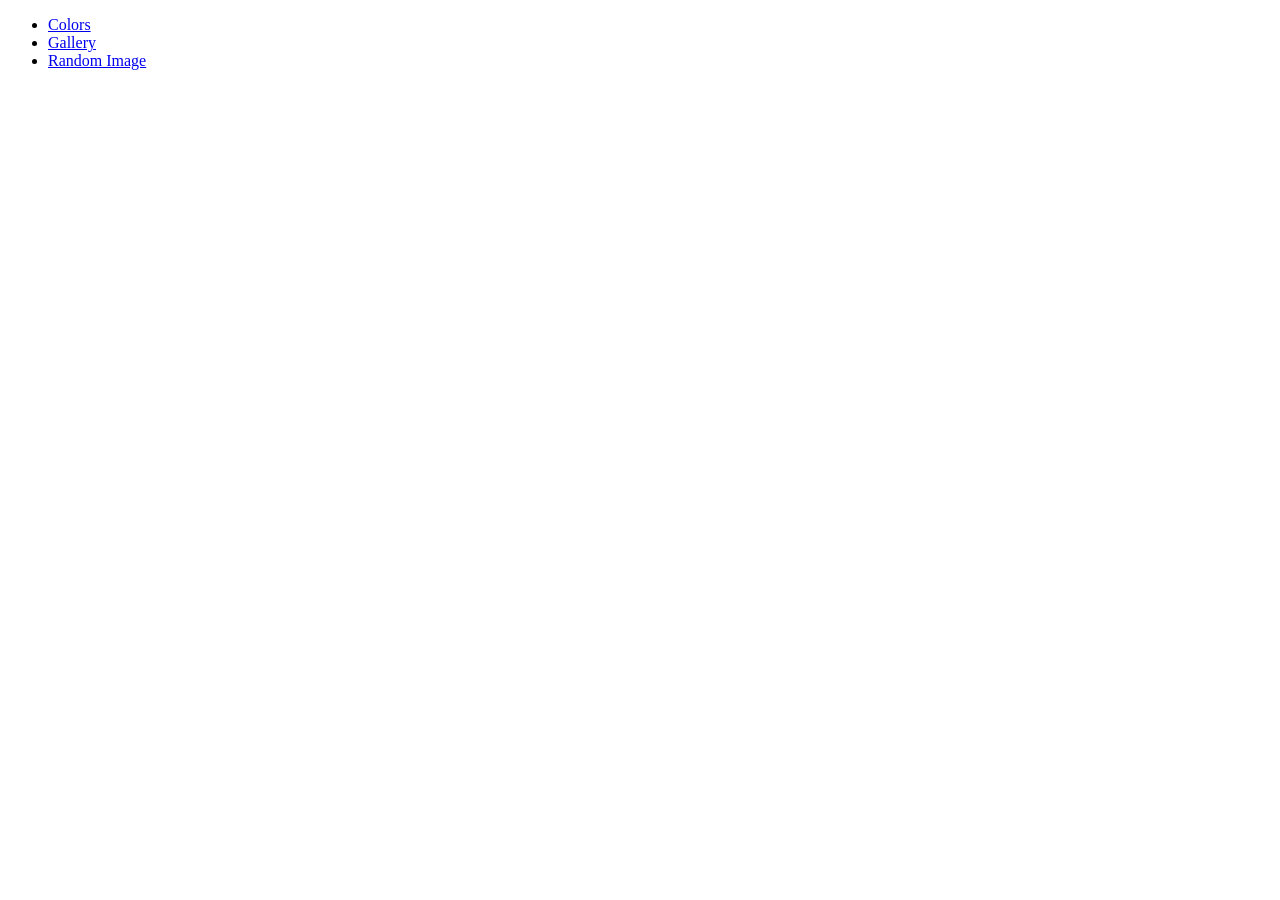
<file: index.html>
<!DOCTYPE html>
<html lang="en">
<head>
    <meta charset="UTF-8">
    <meta name="viewport" content="width=device-width, initial-scale=1.0">
    <title>JS Sandbox</title>
</head>
<body>
    <div class="container">
        <ul>
            <li><a href="colors.html">Colors</a></li>
            <li><a href="gallery.html">Gallery</a></li>
            <li><a href="randomimage.html">Random Image</a></li>
        </ul>
    </div>



</body>
</html>
</file>
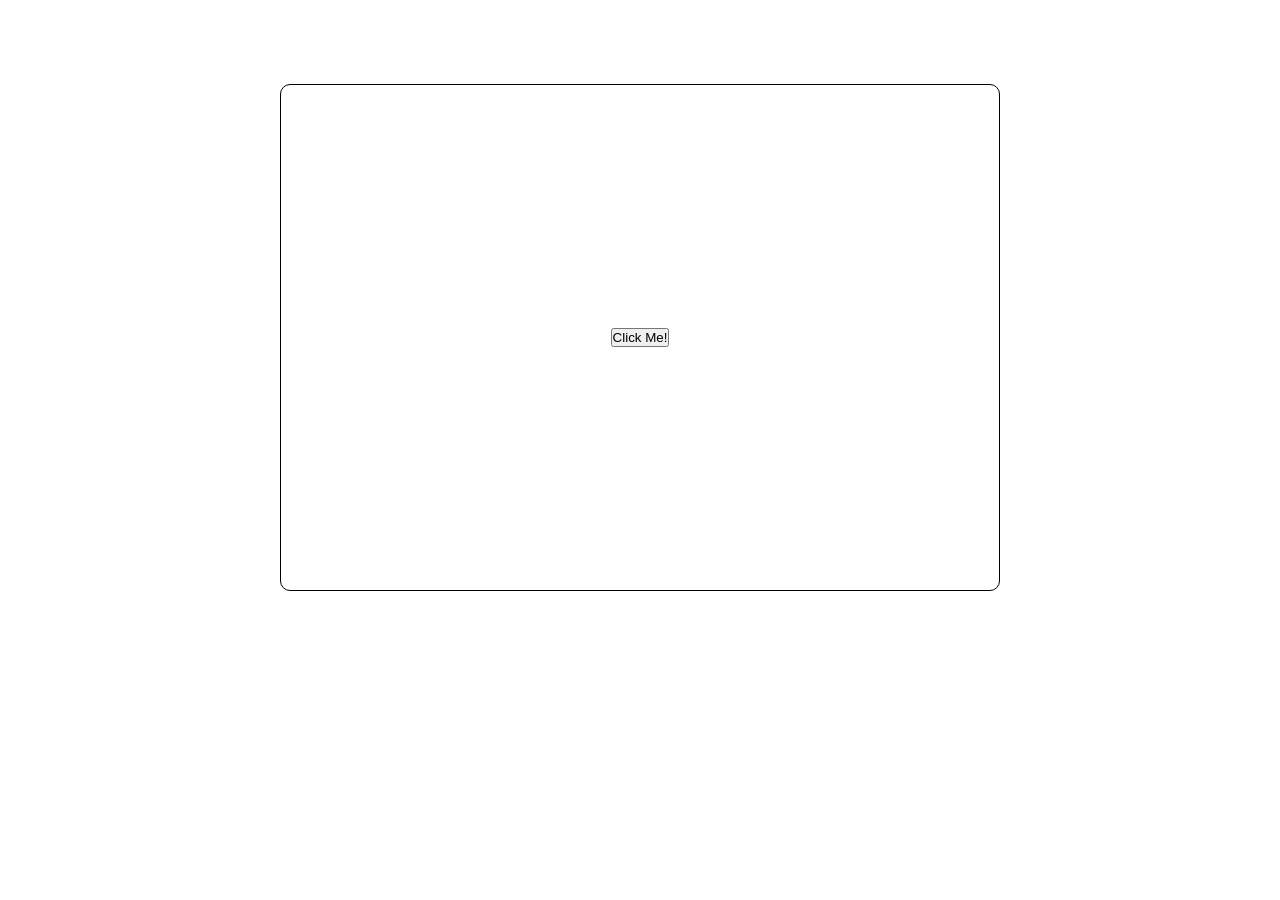
<file: colors.html>
<!DOCTYPE html>
<html lang="en">
<head>
    <meta charset="UTF-8">
    <meta name="viewport" content="width=device-width, initial-scale=1.0">
    <title>Random Colors</title>
    <link rel="stylesheet" href="css/colors.css">
</head>
<body>
    <div class="container">
        <div class="box-container">
            <div class="box">
                <button>Click Me!</button>
            </div>
        </div>
    </div>

    <script src="js/colors.js"></script>
</body>
</html>
</file>
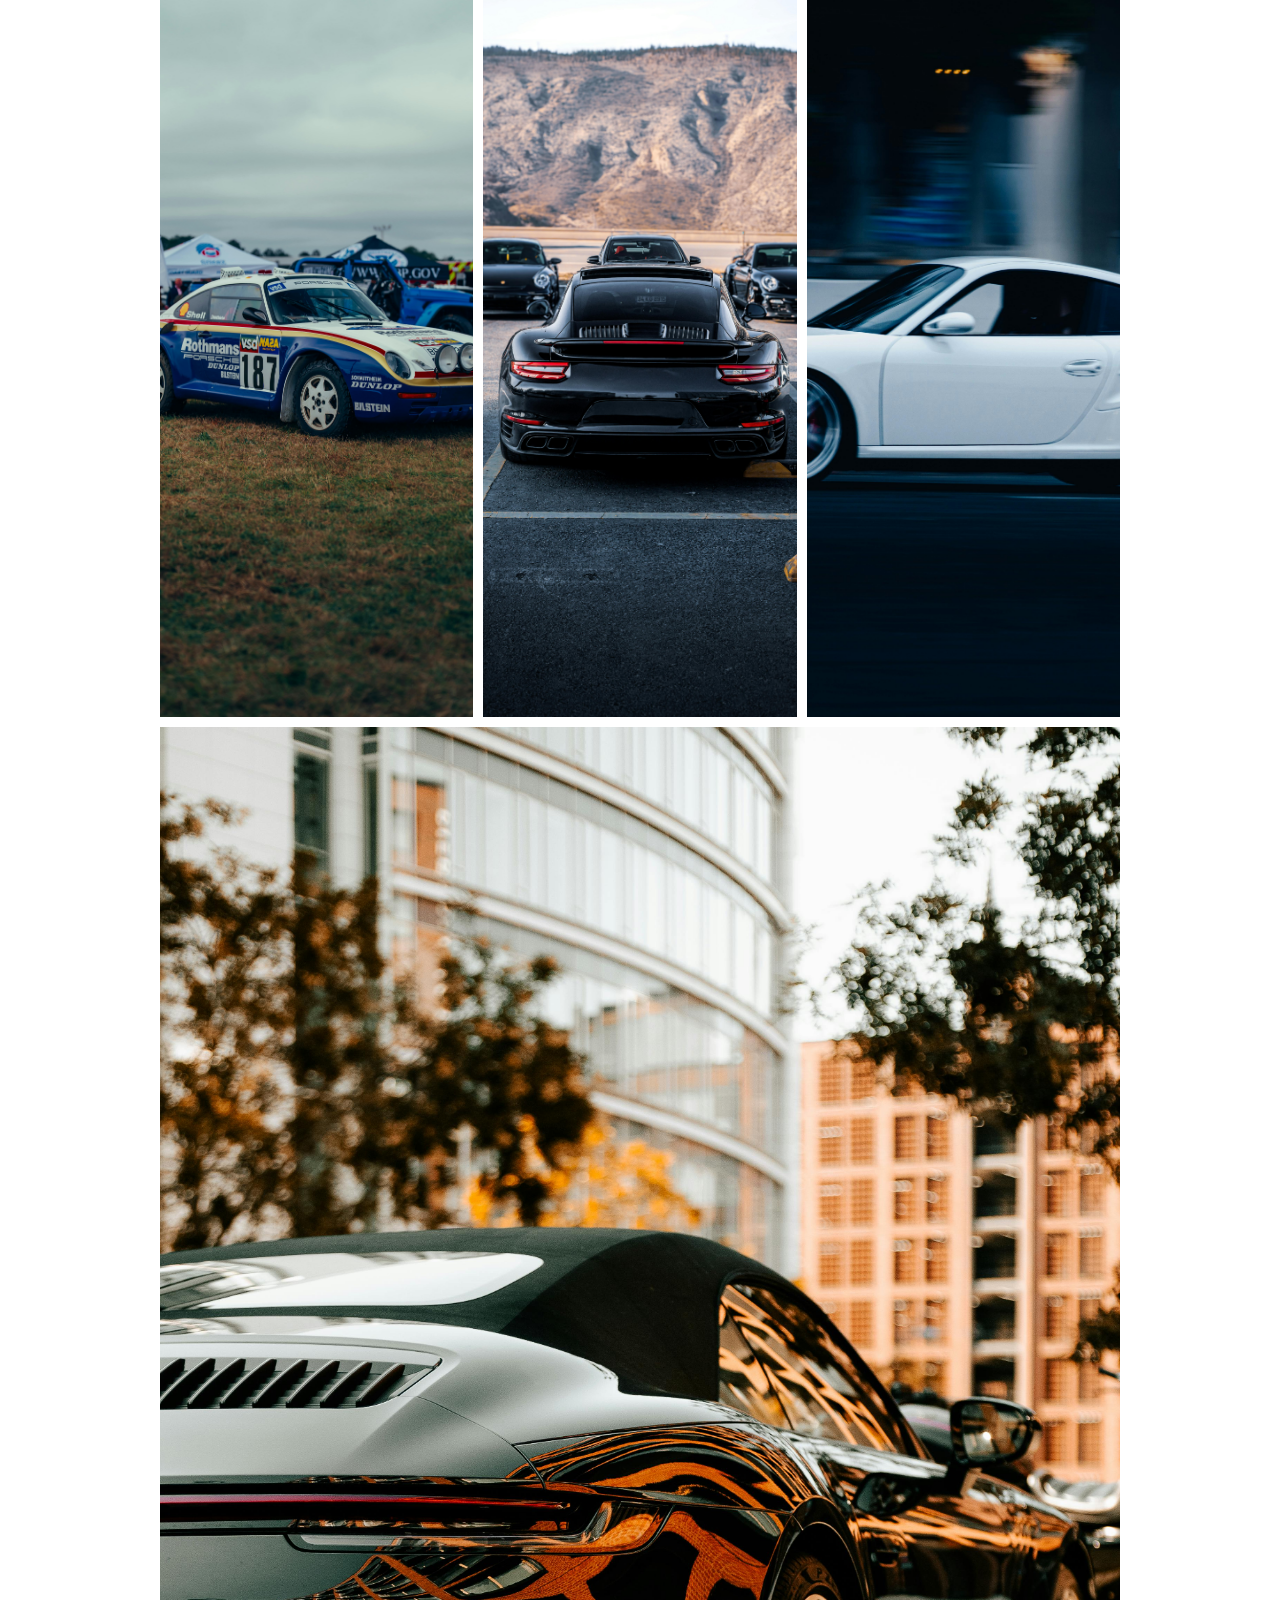
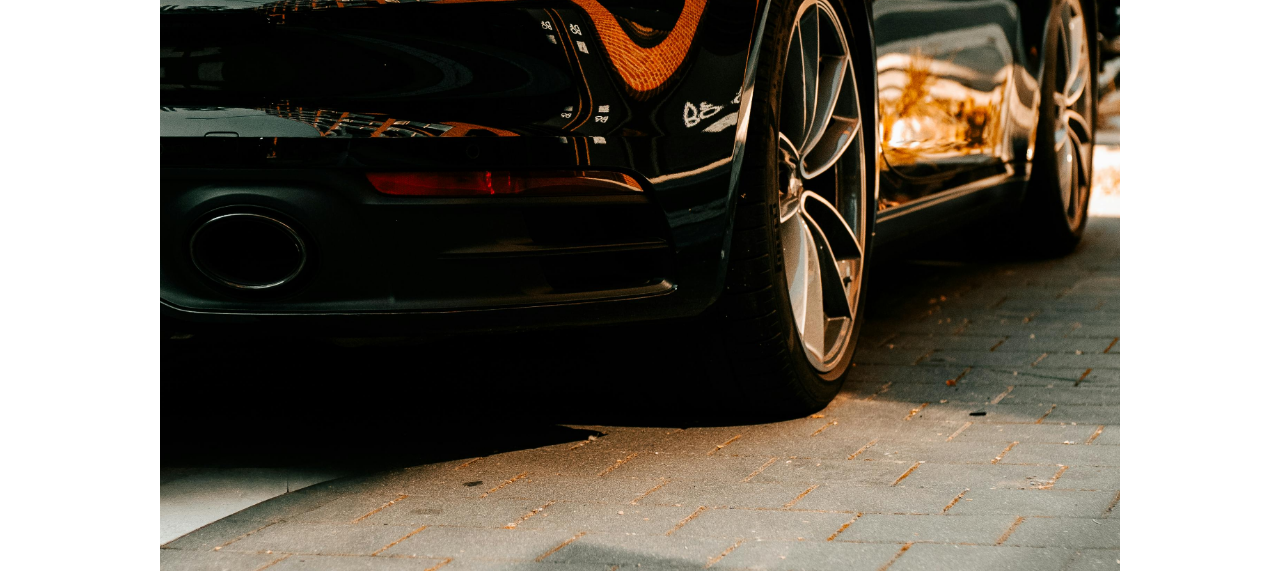
<file: gallery.html>
<!DOCTYPE html>
<html lang="en">
<head>
    <meta charset="UTF-8">
    <meta name="viewport" content="width=device-width, initial-scale=1.0">
    <title>JS Gallery</title>
    <link rel="stylesheet" href="css/img.css">
</head>
<body>
    <div class="container">
        <div class="gallery">
            <div class="gallery-image gallery-image-1">
                <img src="img/pic1.jpg" alt="image 1">
            </div>
            <div class="gallery-image gallery-image-2">
                <img src="img/pic2.jpg" alt="image 2">
            </div>
            <div class="gallery-image gallery-image-3">
                <img src="img/pic3.jpg" alt="image 3">
            </div>
            <div class="gallery-image gallery-image-4">
                <img src="img/pic4.jpg" alt="image 4">
            </div>
            
        </div>
        
    </div>



    <script src="js/img.js"></script>
</body>
</html>
</file>
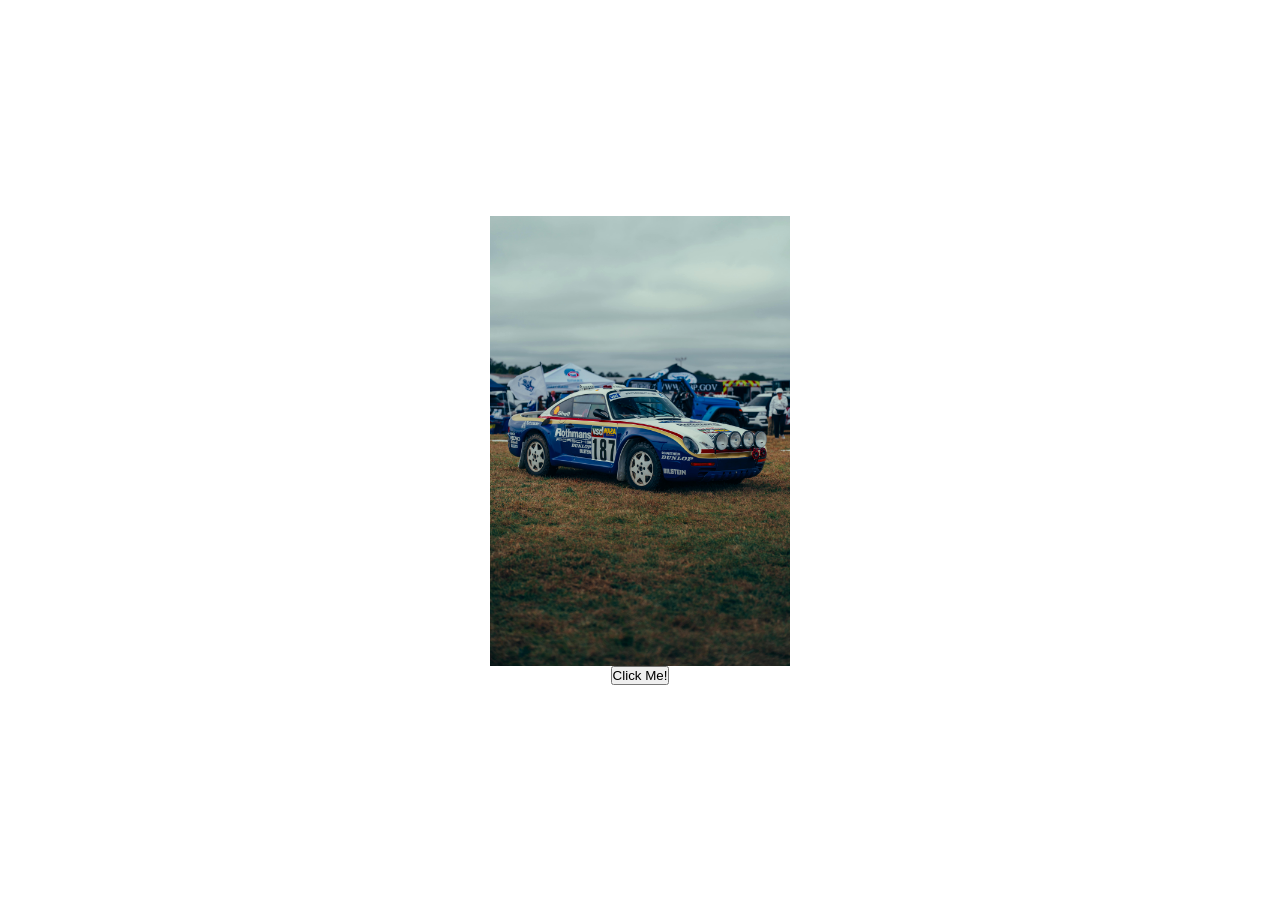
<file: randomimage.html>
<!DOCTYPE html>
<html lang="en">
<head>
    <meta charset="UTF-8">
    <meta name="viewport" content="width=device-width, initial-scale=1.0">
    <title>random image</title>
    <link rel="stylesheet" href="css/randomimage.css">
</head>
<body>
    <div class="container">
        <div class="image-container">
            <img src="img/pic1.jpg" alt="random image">
        </div>
        <button>Click Me!</button>



    <script src="js/randomimage.js"></script>
</body>
</html>
</file>
<file: css/colors.css>
*{
    box-sizing: border-box;
    padding: 0;
    margin: 0;
}
.box-container{
    align-items: center;
    display: flex;
    justify-content: center;
    height: 75vh;
    margin: 0 auto;
    width: 75%;
}
.box{
    align-items: center;
    justify-content: center;
    display: flex;
    border: 1px solid black;
    border-color: black;
    border-radius: 10px;
    margin: 0 auto;
    width: 75%;
    height: 75%;
}
</file>
<file: css/img.css>
*{
    box-sizing: border-box;
    margin: 0;
    padding: 0;
}

.gallery{
    display: grid;
    gap: 10px;
    grid-template-columns: repeat(3,1fr);
    grid-template-rows: repeat(3,1fr);
    margin: 0 auto;
    width: 75%;
}
.gallery-image{
    height: 100%;
    width: 100%;
    object-fit: cover;
}
.gallery-image img {
    width: 100%;
    height: 100%;
    object-fit: cover;
}
.gallery-image-4{
    grid-column: 1 / 4;
    grid-row: 2 / 4;
}
</file>
<file: css/randomimage.css>
*{
    margin: 0;
    padding: 0;
    box-sizing: border-box;
}
.container{
    height: 100vh;
    display: flex;
    align-items: center;
    justify-content: center;
    flex-direction: column;
    
}
.image-container{
    width: 75%;
    height: 50%;
}
.image-container img{
    object-fit: contain;
    width: 100%;
    height: 100%;
}
</file>
